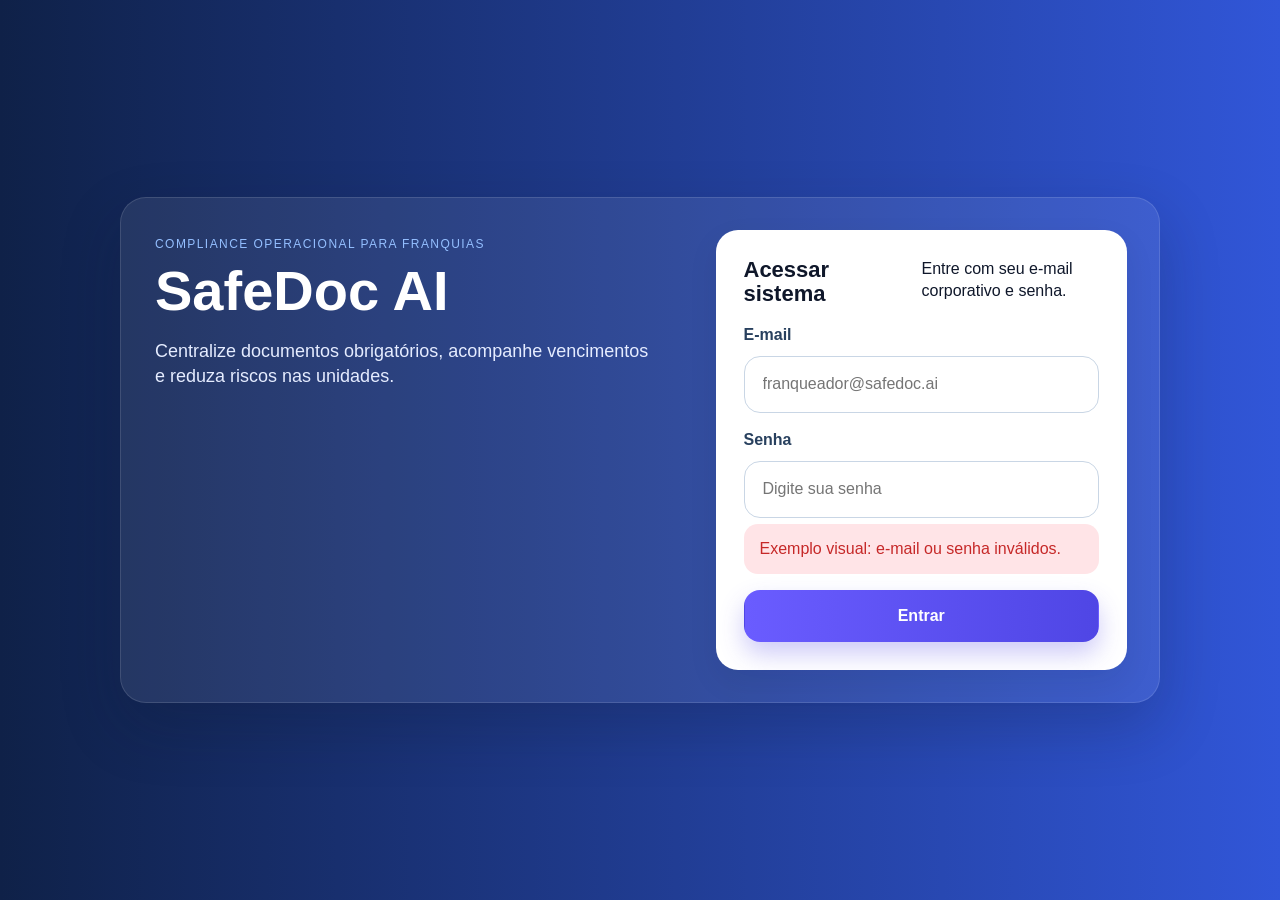
<file: index.html>
<!DOCTYPE html>
<html lang="pt-BR">
<head>
  <meta charset="UTF-8" />
  <meta name="viewport" content="width=device-width, initial-scale=1.0" />
  <title>SafeDoc AI</title>
  <meta http-equiv="refresh" content="0; url=pages/login.html" />
</head>
<body>
  <p>Redirecionando para o login...</p>

  <script src="js/api.js"></script>
  <script src="js/main.js"></script>
</body>
</html>
</file>
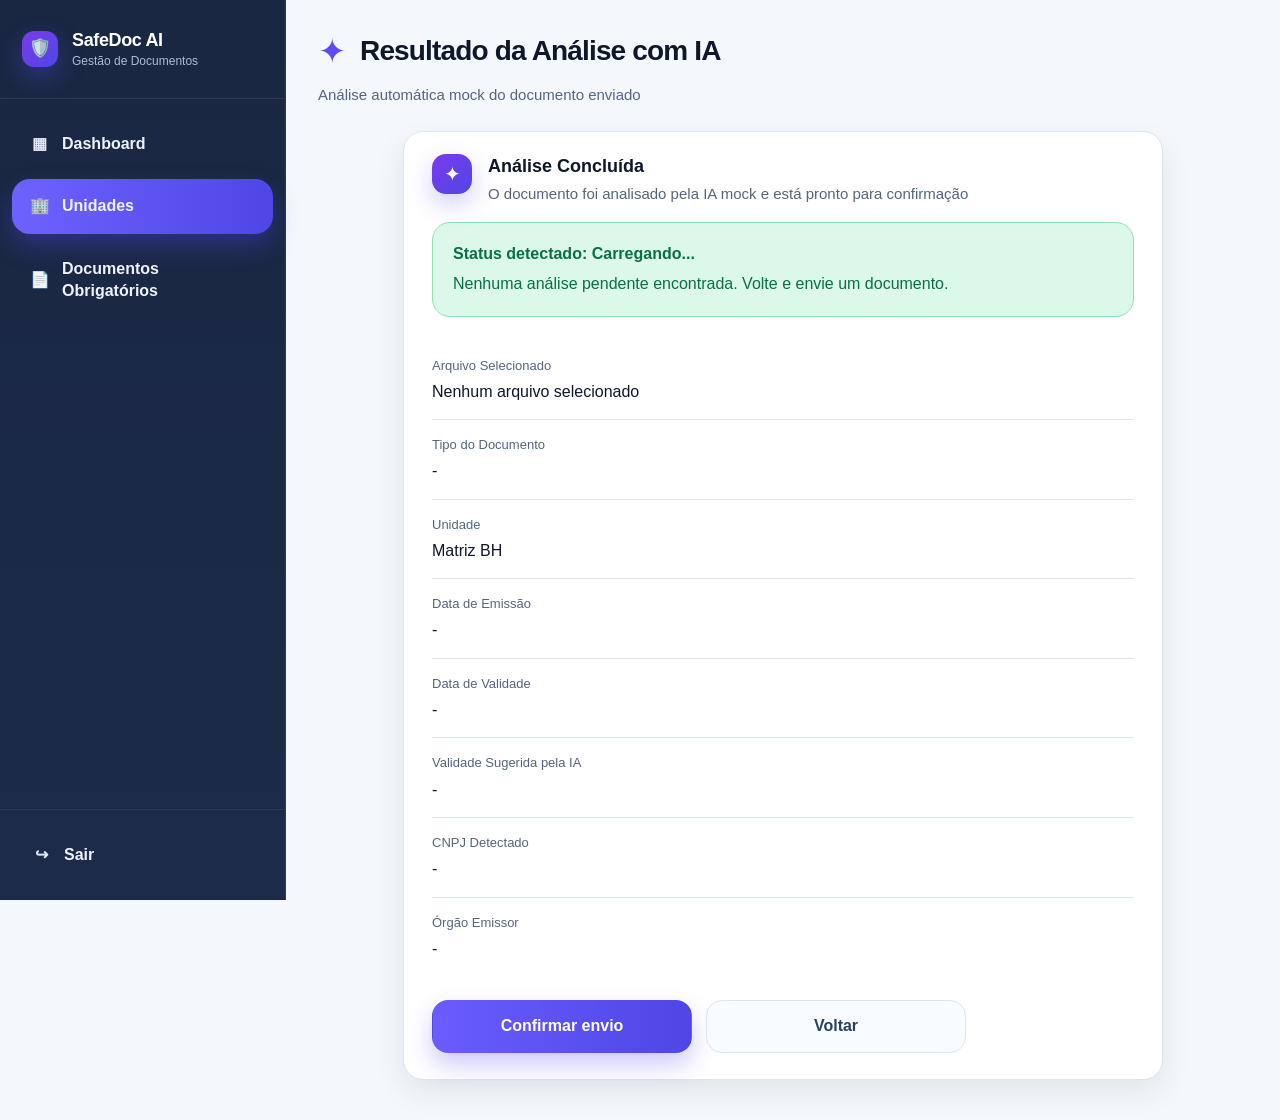
<file: pages/analise-ia.html>
<!DOCTYPE html>
<html lang="pt-BR">
<head>
  <meta charset="UTF-8" />
  <meta name="viewport" content="width=device-width, initial-scale=1.0" />
  <title>Resultado da Análise com IA | SafeDoc AI</title>

  <link rel="stylesheet" href="../css/reset.css" />
  <link rel="stylesheet" href="../css/global.css" />
  <link rel="stylesheet" href="../css/components.css" />
  <link rel="stylesheet" href="../css/pages.css" />
</head>

<body data-page="unidades">
  <div class="app-shell">
    <aside class="sidebar">
      <div class="sidebar-brand">
        <div class="brand-icon">🛡️</div>
        <div>
          <div class="brand-title">SafeDoc AI</div>
          <div class="brand-subtitle">Gestão de Documentos</div>
        </div>
      </div>

      <nav class="sidebar-nav">
        <a class="nav-link" data-nav="dashboard" href="dashboard.html">
          <span class="icon">▦</span>
          <span>Dashboard</span>
        </a>

        <a class="nav-link" data-nav="unidades" href="unidades.html">
          <span class="icon">🏢</span>
          <span>Unidades</span>
        </a>

        <a class="nav-link" data-nav="documentos" href="documentos-obrigatorios.html">
          <span class="icon">📄</span>
          <span>Documentos Obrigatórios</span>
        </a>
      </nav>

      <div class="sidebar-footer">
        <a class="nav-link" href="login.html">
          <span class="icon">↪</span>
          <span>Sair</span>
        </a>
      </div>
    </aside>

    <main class="main">
      <header class="page-header">
        <div>
          <div class="page-title-row">
            <div class="page-icon">✦</div>
            <h1 class="page-title">Resultado da Análise com IA</h1>
          </div>

          <p class="page-subtitle">
            Análise automática mock do documento enviado
          </p>
        </div>
      </header>

      <section class="panel result-card">
        <div class="panel-body" style="padding-top:22px">
          <div class="result-header">
            <div class="result-icon">✦</div>
            <div>
              <div class="panel-title">Análise Concluída</div>
              <p class="page-subtitle" style="margin-top:4px">
                O documento foi analisado pela IA mock e está pronto para confirmação
              </p>
            </div>
          </div>

          <div class="alert-box">
            <strong>Status detectado: <span id="analysis-status">Carregando...</span></strong>
            <div class="spacer-8"></div>
            <div id="analysis-message">
              Aguardando resultado da análise mock.
            </div>
          </div>

          <div class="spacer-24"></div>

          <div class="info-list">
            <div class="info-row">
              <div class="info-label">Arquivo Selecionado</div>
              <div id="analysis-file-name">Nenhum arquivo selecionado</div>
            </div>

            <div class="info-row">
              <div class="info-label">Tipo do Documento</div>
              <div id="analysis-document-type">-</div>
            </div>

            <div class="info-row">
              <div class="info-label">Unidade</div>
              <div id="analysis-unit-name">Matriz BH</div>
            </div>

            <div class="info-row">
              <div class="info-label">Data de Emissão</div>
              <div id="analysis-issue-date">-</div>
            </div>

            <div class="info-row">
              <div class="info-label">Data de Validade</div>
              <div id="analysis-expiry-date">-</div>
            </div>

            <div class="info-row">
              <div class="info-label">Validade Sugerida pela IA</div>
              <div id="analysis-suggested-date">-</div>
            </div>

            <div class="info-row">
              <div class="info-label">CNPJ Detectado</div>
              <div id="analysis-cnpj">-</div>
            </div>

            <div class="info-row">
              <div class="info-label">Órgão Emissor</div>
              <div id="analysis-orgao">-</div>
            </div>
          </div>

          <div class="spacer-24"></div>

          <div class="actions">
            <button class="btn btn-primary btn-wide" type="button" id="confirmar-analise-btn">
              Confirmar envio
            </button>

            <button class="btn btn-secondary btn-wide" type="button" id="voltar-upload-btn">
              Voltar
            </button>
          </div>
        </div>
      </section>
    </main>
  </div>

  <script src="../js/api.js"></script>
  <script src="../js/main.js"></script>
</body>
</html>
</file>
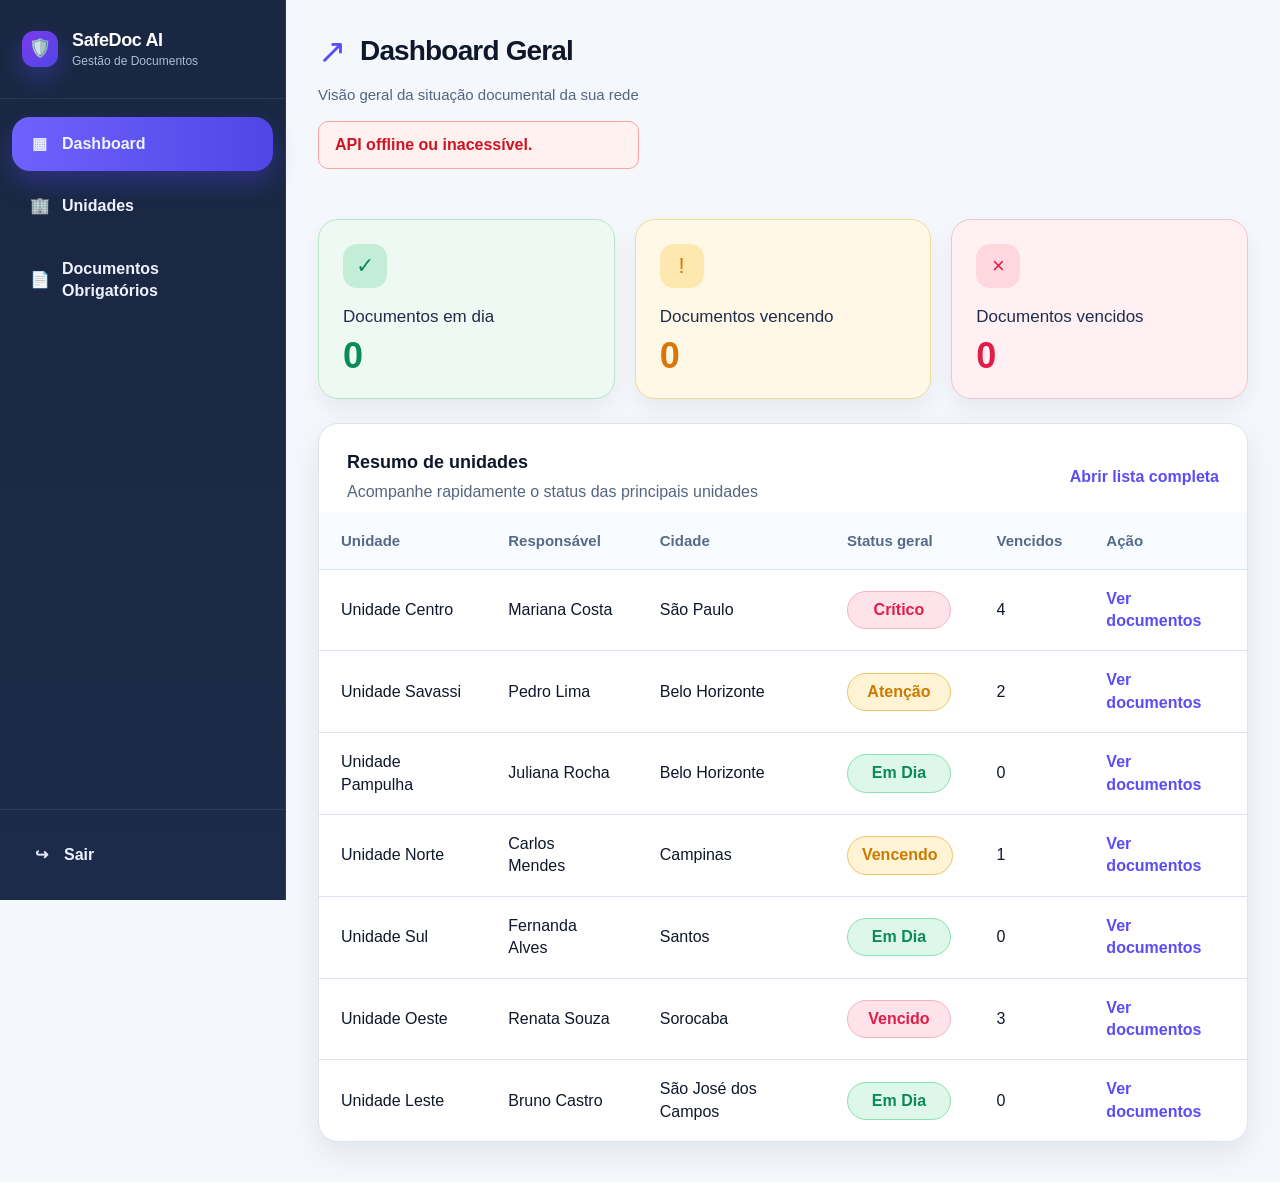
<file: pages/dashboard.html>
<!DOCTYPE html>
<html lang="pt-BR">
<head>
  <meta charset="UTF-8" />
  <meta name="viewport" content="width=device-width, initial-scale=1.0" />
  <title>Dashboard | SafeDoc AI</title>

  <link rel="stylesheet" href="../css/reset.css" />
  <link rel="stylesheet" href="../css/global.css" />
  <link rel="stylesheet" href="../css/components.css" />
  <link rel="stylesheet" href="../css/pages.css" />
</head>

<body data-page="dashboard">
  <div class="app-shell">
    <aside class="sidebar">
      <div class="sidebar-brand">
        <div class="brand-icon">🛡️</div>
        <div>
          <div class="brand-title">SafeDoc AI</div>
          <div class="brand-subtitle">Gestão de Documentos</div>
        </div>
      </div>

      <nav class="sidebar-nav">
        <a class="nav-link" data-nav="dashboard" href="dashboard.html">
          <span class="icon">▦</span>
          <span>Dashboard</span>
        </a>

        <a class="nav-link" data-nav="unidades" href="unidades.html">
          <span class="icon">🏢</span>
          <span>Unidades</span>
        </a>

        <a class="nav-link" data-nav="documentos" href="documentos-obrigatorios.html">
          <span class="icon">📄</span>
          <span>Documentos Obrigatórios</span>
        </a>
      </nav>

      <div class="sidebar-footer">
        <a class="nav-link" href="login.html">
          <span class="icon">↪</span>
          <span>Sair</span>
        </a>
      </div>
    </aside>

    <main class="main">
      <header class="page-header">
        <div>
          <div class="page-title-row">
            <div class="page-icon">↗</div>
            <h1 class="page-title">Dashboard Geral</h1>
          </div>

          <p class="page-subtitle">
            Visão geral da situação documental da sua rede
          </p>

          <div id="api-status" class="api-status">
            Testando conexão com a API...
          </div>
        </div>
      </header>

      <section class="content-stack">
        <section class="grid-3 dashboard-clean-grid">
          <article class="stat-card stat-success dashboard-clean-card">
            <div class="stat-icon">✓</div>
            <div class="dashboard-clean-content">
              <div class="label">Documentos em dia</div>
              <div class="value" id="docs-em-dia">0</div>
            </div>
          </article>

          <article class="stat-card stat-warning dashboard-clean-card">
            <div class="stat-icon">!</div>
            <div class="dashboard-clean-content">
              <div class="label">Documentos vencendo</div>
              <div class="value" id="docs-vencendo">0</div>
            </div>
          </article>

          <article class="stat-card stat-danger dashboard-clean-card">
            <div class="stat-icon">×</div>
            <div class="dashboard-clean-content">
              <div class="label">Documentos vencidos</div>
              <div class="value" id="docs-vencidos">0</div>
            </div>
          </article>
        </section>

        <section class="panel dashboard-summary-panel">
          <div class="panel-header dashboard-summary-header">
            <div>
              <h2 class="panel-title">Resumo de unidades</h2>
              <p class="panel-subtitle">
                Acompanhe rapidamente o status das principais unidades
              </p>
            </div>

            <a class="link-action" href="unidades.html">
              Abrir lista completa
            </a>
          </div>

          <div class="table-wrap">
            <table class="data-table">
              <thead>
                <tr>
                  <th>Unidade</th>
                  <th>Responsável</th>
                  <th>Cidade</th>
                  <th>Status geral</th>
                  <th>Vencidos</th>
                  <th>Ação</th>
                </tr>
              </thead>

              <tbody id="units-table-body">
                <tr>
                  <td>Carregando...</td>
                  <td>-</td>
                  <td>-</td>
                  <td><span class="badge badge-neutral">-</span></td>
                  <td>-</td>
                  <td>-</td>
                </tr>
              </tbody>
            </table>
          </div>
        </section>
      </section>
    </main>
  </div>

  <script src="../js/api.js"></script>
  <script src="../js/main.js"></script>
</body>
</html>
</file>
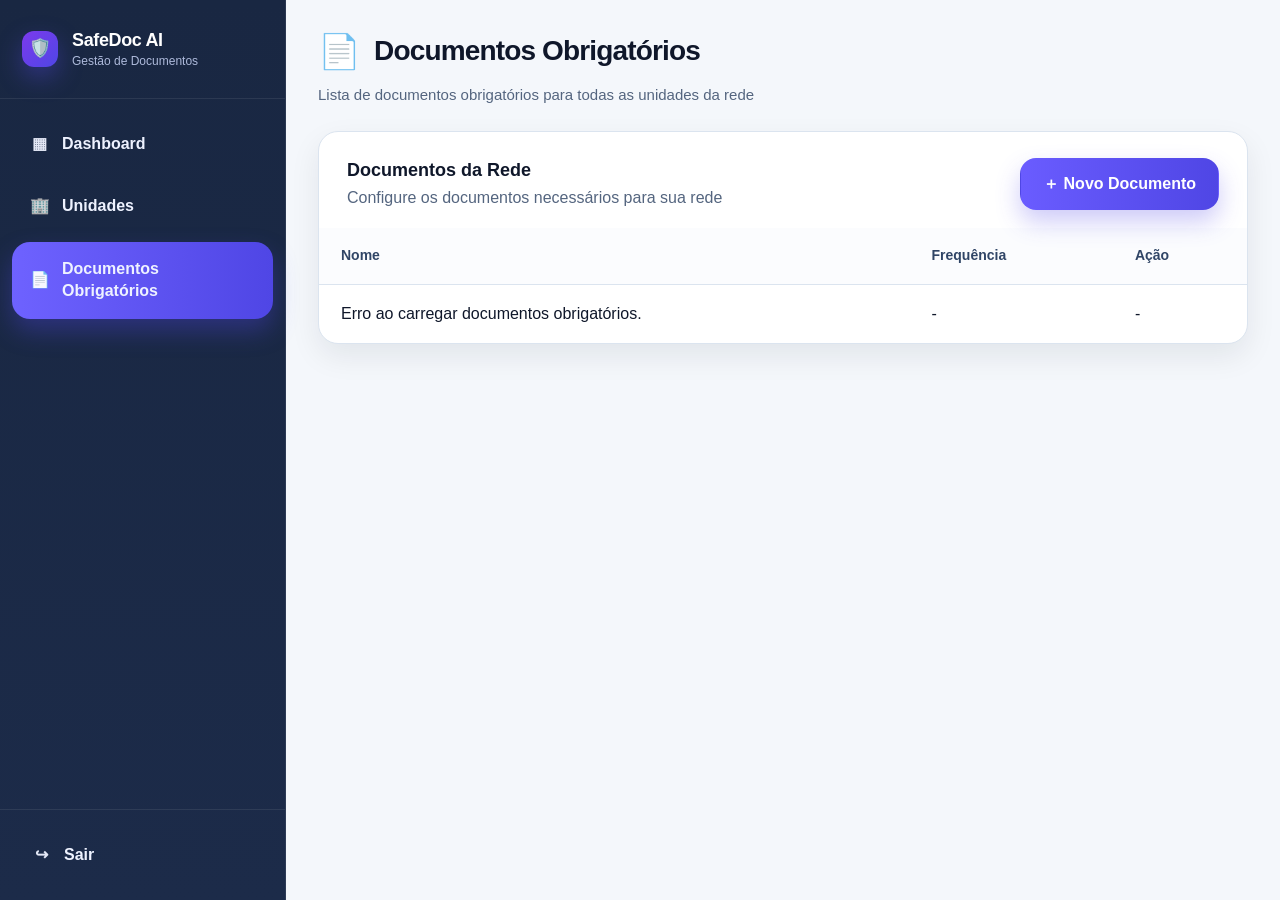
<file: pages/documentos-obrigatorios.html>
<!DOCTYPE html>
<html lang="pt-BR">
<head>
  <meta charset="UTF-8" />
  <meta name="viewport" content="width=device-width, initial-scale=1.0" />
  <title>Documentos Obrigatórios | SafeDoc AI</title>
  <link rel="stylesheet" href="../css/reset.css" />
  <link rel="stylesheet" href="../css/global.css" />
  <link rel="stylesheet" href="../css/components.css" />
  <link rel="stylesheet" href="../css/pages.css" />
</head>

<body data-page="documentos">
  <div class="app-shell">
    <aside class="sidebar">
      <div class="sidebar-brand">
        <div class="brand-icon">🛡️</div>
        <div>
          <div class="brand-title">SafeDoc AI</div>
          <div class="brand-subtitle">Gestão de Documentos</div>
        </div>
      </div>

      <nav class="sidebar-nav">
        <a class="nav-link" data-nav="dashboard" href="dashboard.html">
          <span class="icon">▦</span>
          <span>Dashboard</span>
        </a>

        <a class="nav-link" data-nav="unidades" href="unidades.html">
          <span class="icon">🏢</span>
          <span>Unidades</span>
        </a>

        <a class="nav-link" data-nav="documentos" href="documentos-obrigatorios.html">
          <span class="icon">📄</span>
          <span>Documentos Obrigatórios</span>
        </a>
      </nav>

      <div class="sidebar-footer">
        <a class="nav-link" href="login.html">
          <span class="icon">↪</span>
          <span>Sair</span>
        </a>
      </div>
    </aside>

    <main class="main">
      <header class="page-header">
        <div>
          <div class="page-title-row">
            <div class="page-icon">📄</div>
            <h1 class="page-title">Documentos Obrigatórios</h1>
          </div>

          <p class="page-subtitle">
            Lista de documentos obrigatórios para todas as unidades da rede
          </p>
        </div>
      </header>

      <section class="panel">
        <div class="panel-header">
          <div>
            <h2 class="panel-title">Documentos da Rede</h2>
            <p class="panel-subtitle">
              Configure os documentos necessários para sua rede
            </p>
          </div>

          <button class="btn btn-primary" type="button" id="novo-documento-btn">
            ＋ Novo Documento
          </button>
        </div>

        <div class="table-wrap">
          <table class="data-table">
            <thead>
              <tr>
                <th>Nome</th>
                <th>Frequência</th>
                <th>Ação</th>
              </tr>
            </thead>

            <tbody id="required-docs-body">
              <tr>
                <td>Carregando...</td>
                <td><span class="badge badge-neutral">-</span></td>
                <td>-</td>
              </tr>
            </tbody>
          </table>
        </div>
      </section>
    </main>
  </div>

  <div class="modal-backdrop hidden" id="required-doc-modal">
    <div class="modal-card">
      <div class="modal-header">
        <div>
          <h2 class="panel-title">Cadastrar novo documento</h2>
          <p class="panel-subtitle">
            Adicione um novo documento obrigatório para a rede
          </p>
        </div>

        <button class="modal-close" type="button" id="fechar-modal-btn">
          ×
        </button>
      </div>

      <form class="modal-form" id="required-doc-form">
        <div class="form-group">
          <label class="form-label" for="novo-doc-nome">
            Nome do documento
          </label>

          <input
            class="input"
            id="novo-doc-nome"
            type="text"
            placeholder="Ex: Licença Ambiental"
            required
          />
        </div>

        <div class="form-group">
          <label class="form-label" for="novo-doc-frequencia">
            Frequência
          </label>

          <select class="select" id="novo-doc-frequencia" required>
            <option value="">Selecione</option>
            <option value="Mensal">Mensal</option>
            <option value="Trimestral">Trimestral</option>
            <option value="Semestral">Semestral</option>
            <option value="Anual">Anual</option>
          </select>
        </div>

        <div class="actions">
          <button class="btn btn-secondary btn-wide" type="button" id="cancelar-modal-btn">
            Cancelar
          </button>

          <button class="btn btn-primary btn-wide" type="submit">
            Salvar documento
          </button>
        </div>
      </form>
    </div>
  </div>

  <script src="../js/api.js"></script>
  <script src="../js/main.js"></script>
</body>
</html>
</file>
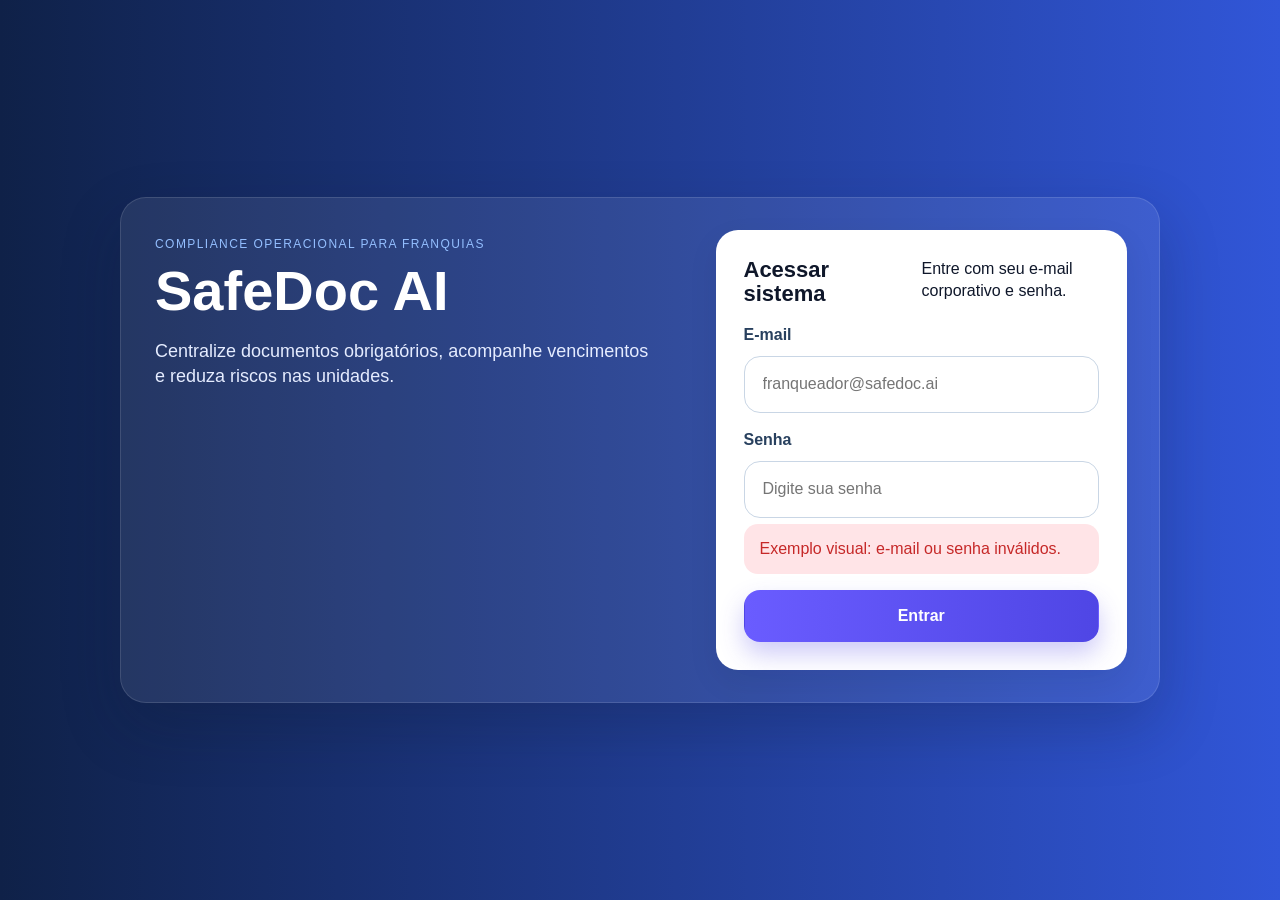
<file: pages/login.html>
<!DOCTYPE html>
<html lang="pt-BR">
<head>
  <meta charset="UTF-8" />
  <meta name="viewport" content="width=device-width, initial-scale=1.0" />
  <title>Login | SafeDoc AI</title>
  <link rel="stylesheet" href="../css/reset.css" />
  <link rel="stylesheet" href="../css/global.css" />
  <link rel="stylesheet" href="../css/components.css" />
  <link rel="stylesheet" href="../css/pages.css" />
</head>
<body class="auth-body">
  <main class="auth-shell">
    <section class="auth-left">
      <div class="auth-kicker">Compliance operacional para franquias</div>
      <h1 class="auth-title">SafeDoc AI</h1>
      <p class="auth-text">Centralize documentos obrigatórios, acompanhe vencimentos e reduza riscos nas unidades.</p>
    </section>

    <section class="auth-card">
      <div class="auth-grid">
        <h2>Acessar<br />sistema</h2>
        <p>Entre com seu e-mail corporativo e senha.</p>
      </div>

      <form action="dashboard.html">
        <div class="form-group">
          <label class="form-label" for="email">E-mail</label>
          <input class="input" id="email" type="email" placeholder="franqueador@safedoc.ai" />
        </div>

        <div class="spacer-16"></div>

        <div class="form-group">
          <label class="form-label" for="senha">Senha</label>
          <input class="input" id="senha" type="password" placeholder="Digite sua senha" />
        </div>

        <div class="auth-error">Exemplo visual: e-mail ou senha inválidos.</div>

        <button class="btn btn-primary" style="width:100%" type="submit">Entrar</button>
      </form>
    </section>
  </main>
</body>
</html>
</file>
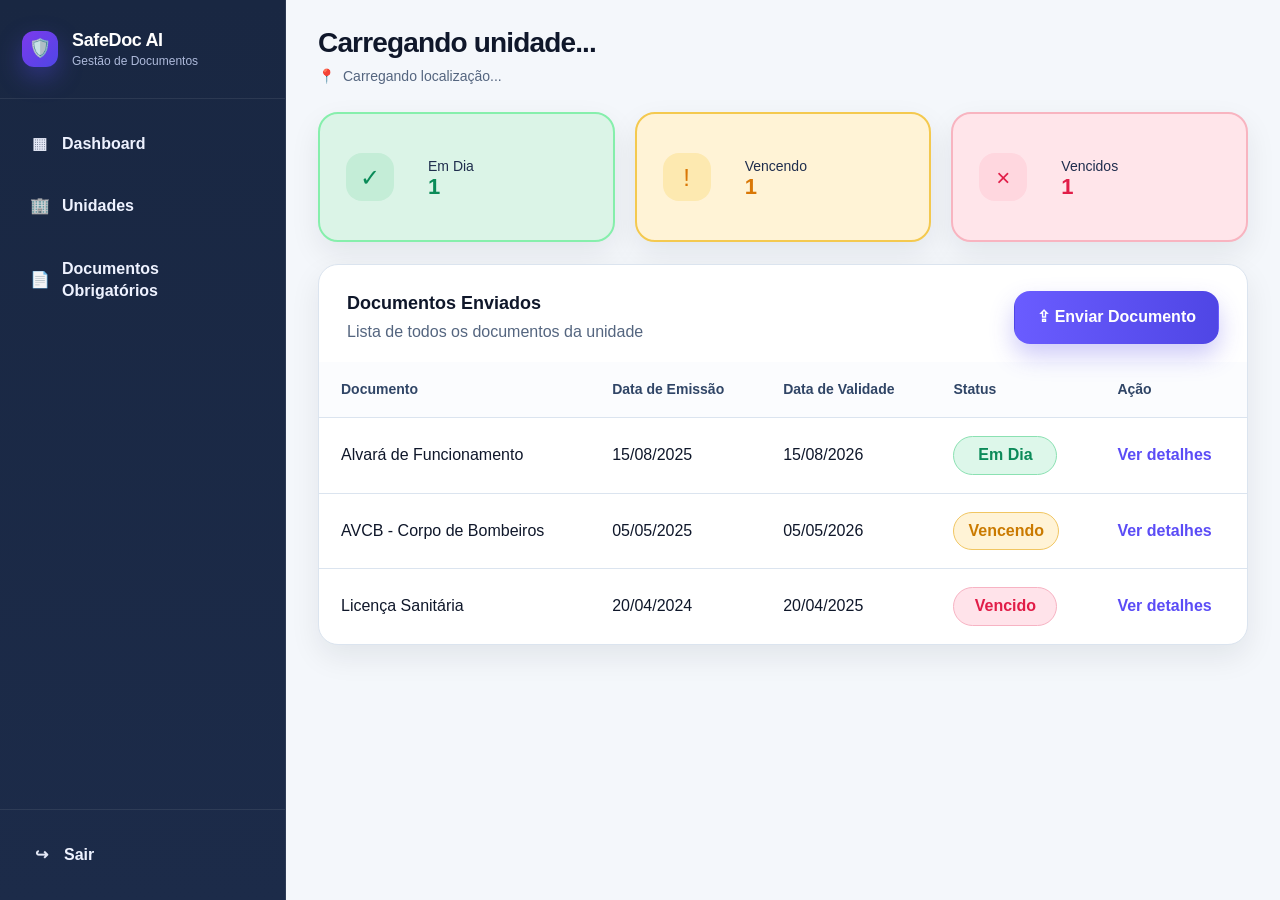
<file: pages/unidade-detalhe.html>
<!DOCTYPE html>
<html lang="pt-BR">
<head>
  <meta charset="UTF-8" />
  <meta name="viewport" content="width=device-width, initial-scale=1.0" />
  <title>Detalhes da Unidade | SafeDoc AI</title>
  <link rel="stylesheet" href="../css/reset.css" />
  <link rel="stylesheet" href="../css/global.css" />
  <link rel="stylesheet" href="../css/components.css" />
  <link rel="stylesheet" href="../css/pages.css" />
</head>

<body data-page="unidade-detalhe">
  <div class="app-shell">
    <aside class="sidebar">
      <div class="sidebar-brand">
        <div class="brand-icon">🛡️</div>
        <div>
          <div class="brand-title">SafeDoc AI</div>
          <div class="brand-subtitle">Gestão de Documentos</div>
        </div>
      </div>

      <nav class="sidebar-nav">
        <a class="nav-link" data-nav="dashboard" href="dashboard.html">
          <span class="icon">▦</span>
          <span>Dashboard</span>
        </a>

        <a class="nav-link" data-nav="unidades" href="unidades.html">
          <span class="icon">🏢</span>
          <span>Unidades</span>
        </a>

        <a class="nav-link" data-nav="documentos" href="documentos-obrigatorios.html">
          <span class="icon">📄</span>
          <span>Documentos Obrigatórios</span>
        </a>
      </nav>

      <div class="sidebar-footer">
        <a class="nav-link" href="login.html">
          <span class="icon">↪</span>
          <span>Sair</span>
        </a>
      </div>
    </aside>

    <main class="main">
      <header class="page-header">
        <div>
          <h1 class="page-title" id="nome-unidade-detalhe">Carregando unidade...</h1>
          <div class="location-row">
            <span>📍</span>
            <span id="cidade-unidade-detalhe">Carregando localização...</span>
          </div>
        </div>
      </header>

      <section class="content-stack">
        <div class="grid-3 unidade-top-cards" id="unit-summary-cards">
          <article class="stat-card stat-success">
            <div class="stat-icon">✓</div>
            <div>
              <div class="label">Em Dia</div>
              <div class="value">0</div>
            </div>
          </article>

          <article class="stat-card stat-warning">
            <div class="stat-icon">!</div>
            <div>
              <div class="label">Vencendo</div>
              <div class="value">0</div>
            </div>
          </article>

          <article class="stat-card stat-danger">
            <div class="stat-icon">×</div>
            <div>
              <div class="label">Vencidos</div>
              <div class="value">0</div>
            </div>
          </article>
        </div>

        <section class="panel">
          <div class="panel-header">
            <div>
              <h2 class="panel-title">Documentos Enviados</h2>
              <p class="panel-subtitle">Lista de todos os documentos da unidade</p>
            </div>

            <a class="btn btn-primary" href="upload-documento.html">
              ⇪ Enviar Documento
            </a>
          </div>

          <div class="table-wrap">
            <table class="data-table">
              <thead>
                <tr>
                  <th>Documento</th>
                  <th>Data de Emissão</th>
                  <th>Data de Validade</th>
                  <th>Status</th>
                  <th>Ação</th>
                </tr>
              </thead>

              <tbody id="unit-docs-body">
                <tr>
                  <td>Carregando...</td>
                  <td>-</td>
                  <td>-</td>
                  <td><span class="badge badge-neutral">-</span></td>
                  <td>-</td>
                </tr>
              </tbody>
            </table>
          </div>
        </section>
      </section>
    </main>
  </div>

  <script src="../js/api.js"></script>
  <script src="../js/main.js"></script>
</body>
</html>
</file>
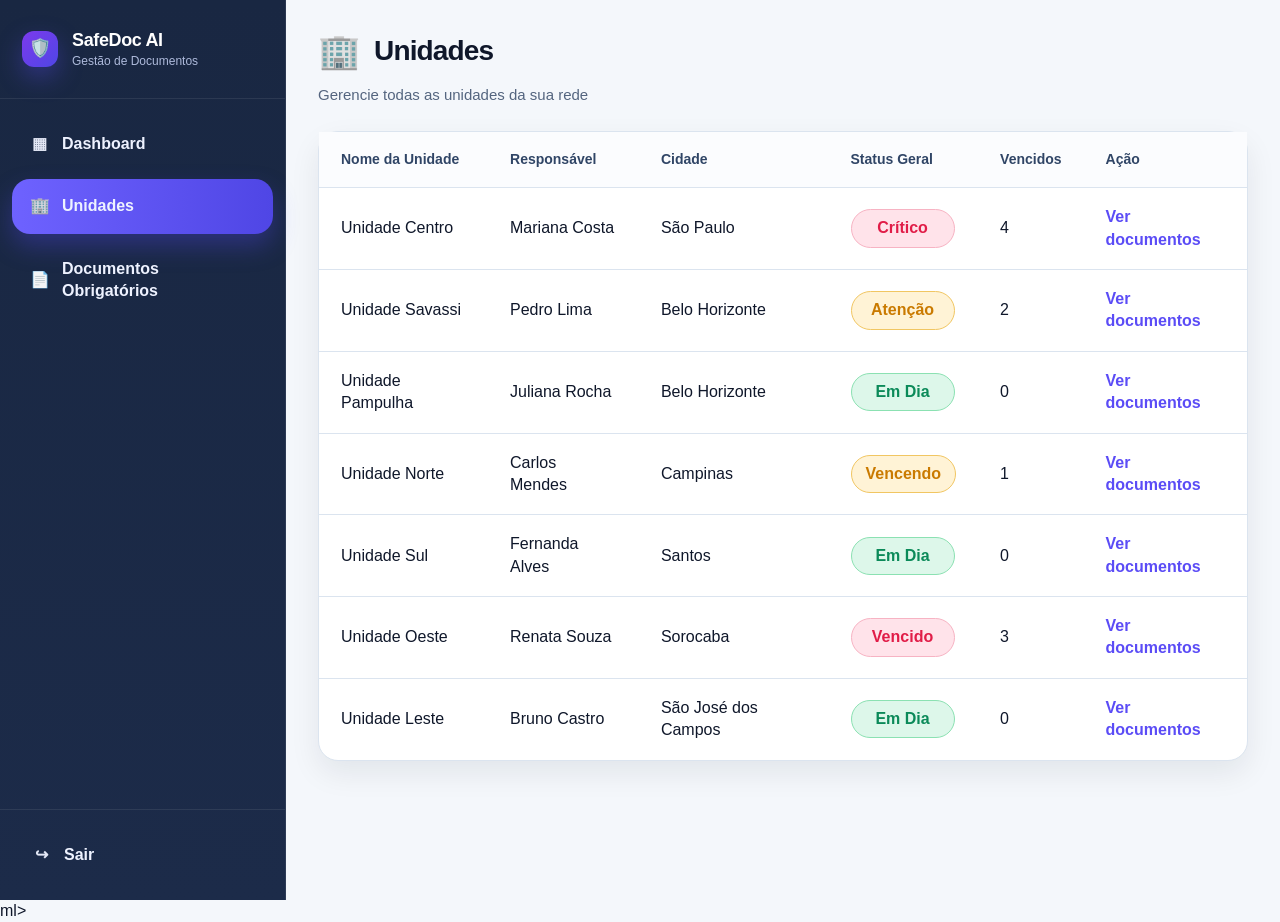
<file: pages/unidades.html>
<!DOCTYPE html>
<html lang="pt-BR">
<head>
  <meta charset="UTF-8" />
  <meta name="viewport" content="width=device-width, initial-scale=1.0" />
  <title>Unidades | SafeDoc AI</title>

  <link rel="stylesheet" href="../css/reset.css" />
  <link rel="stylesheet" href="../css/global.css" />
  <link rel="stylesheet" href="../css/components.css" />
  <link rel="stylesheet" href="../css/pages.css" />
</head>

<body data-page="unidades">
  <div class="app-shell">
    <aside class="sidebar">
      <div class="sidebar-brand">
        <div class="brand-icon">🛡️</div>
        <div>
          <div class="brand-title">SafeDoc AI</div>
          <div class="brand-subtitle">Gestão de Documentos</div>
        </div>
      </div>

      <nav class="sidebar-nav">
        <a class="nav-link" data-nav="dashboard" href="dashboard.html">
          <span class="icon">▦</span>
          <span>Dashboard</span>
        </a>

        <a class="nav-link" data-nav="unidades" href="unidades.html">
          <span class="icon">🏢</span>
          <span>Unidades</span>
        </a>

        <a class="nav-link" data-nav="documentos" href="documentos-obrigatorios.html">
          <span class="icon">📄</span>
          <span>Documentos Obrigatórios</span>
        </a>
      </nav>

      <div class="sidebar-footer">
        <a class="nav-link" href="login.html">
          <span class="icon">↪</span>
          <span>Sair</span>
        </a>
      </div>
    </aside>

    <main class="main">
      <header class="page-header">
        <div>
          <div class="page-title-row">
            <div class="page-icon">🏢</div>
            <h1 class="page-title">Unidades</h1>
          </div>

          <p class="page-subtitle">
            Gerencie todas as unidades da sua rede
          </p>
        </div>
      </header>

      <section class="panel">
        <div class="table-wrap">
          <table class="data-table">
            <thead>
              <tr>
                <th>Nome da Unidade</th>
                <th>Responsável</th>
                <th>Cidade</th>
                <th>Status Geral</th>
                <th>Vencidos</th>
                <th>Ação</th>
              </tr>
            </thead>

            <tbody id="units-table-body">
              <tr>
                <td>Carregando...</td>
                <td>-</td>
                <td>-</td>
                <td><span class="badge badge-neutral">-</span></td>
                <td>-</td>
                <td>-</td>
              </tr>
            </tbody>
          </table>
        </div>
      </section>
    </main>
  </div>

  <script src="../js/api.js"></script>
  <script src="../js/main.js"></script>
</body>
</html>ml>
</file>
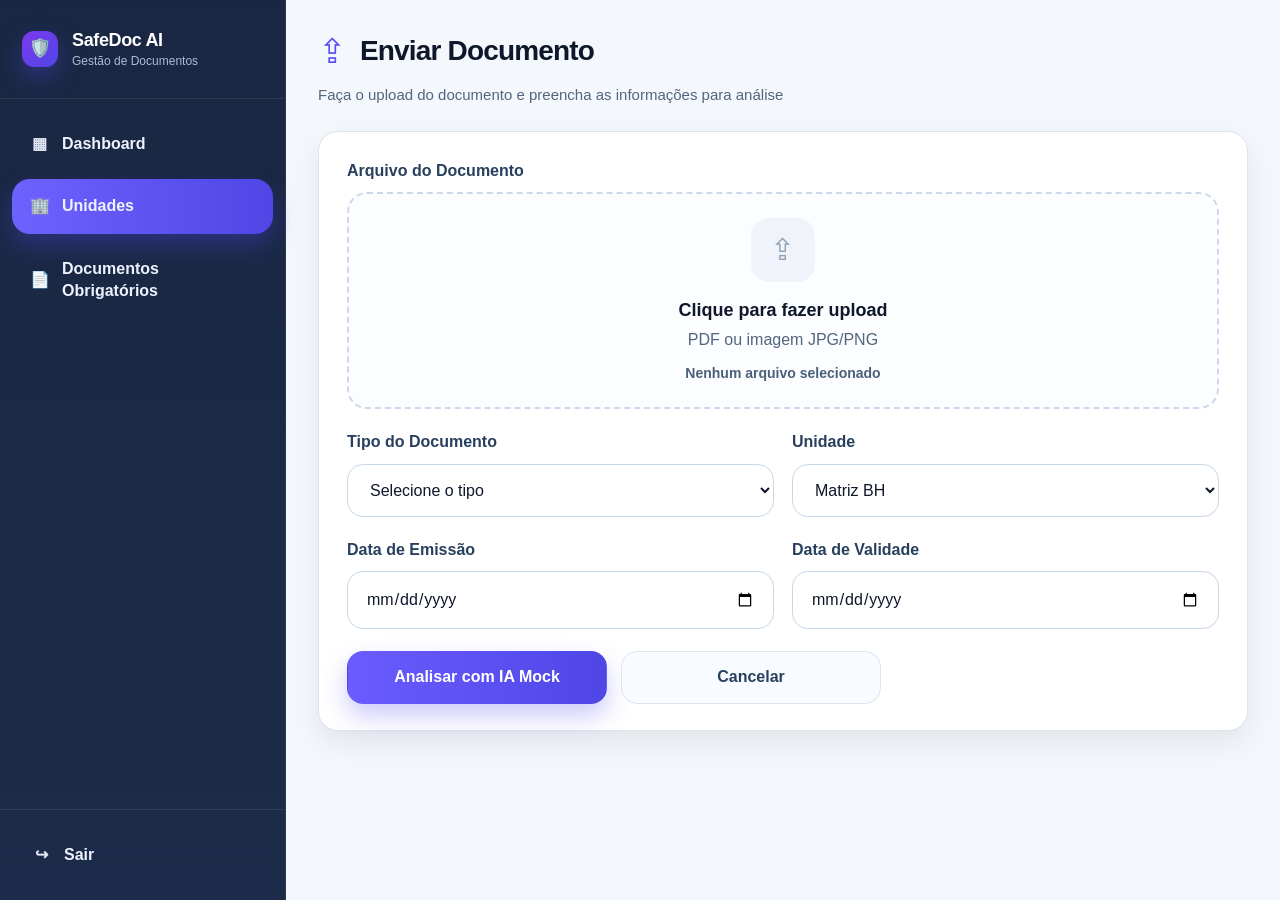
<file: pages/upload-documento.html>
<!DOCTYPE html>
<html lang="pt-BR">
<head>
  <meta charset="UTF-8" />
  <meta name="viewport" content="width=device-width, initial-scale=1.0" />
  <title>Enviar Documento | SafeDoc AI</title>

  <link rel="stylesheet" href="../css/reset.css" />
  <link rel="stylesheet" href="../css/global.css" />
  <link rel="stylesheet" href="../css/components.css" />
  <link rel="stylesheet" href="../css/pages.css" />
</head>

<body data-page="unidades">
  <div class="app-shell">
    <aside class="sidebar">
      <div class="sidebar-brand">
        <div class="brand-icon">🛡️</div>
        <div>
          <div class="brand-title">SafeDoc AI</div>
          <div class="brand-subtitle">Gestão de Documentos</div>
        </div>
      </div>

      <nav class="sidebar-nav">
        <a class="nav-link" data-nav="dashboard" href="dashboard.html">
          <span class="icon">▦</span>
          <span>Dashboard</span>
        </a>

        <a class="nav-link" data-nav="unidades" href="unidades.html">
          <span class="icon">🏢</span>
          <span>Unidades</span>
        </a>

        <a class="nav-link" data-nav="documentos" href="documentos-obrigatorios.html">
          <span class="icon">📄</span>
          <span>Documentos Obrigatórios</span>
        </a>
      </nav>

      <div class="sidebar-footer">
        <a class="nav-link" href="login.html">
          <span class="icon">↪</span>
          <span>Sair</span>
        </a>
      </div>
    </aside>

    <main class="main">
      <header class="page-header">
        <div>
          <div class="page-title-row">
            <div class="page-icon">⇪</div>
            <h1 class="page-title">Enviar Documento</h1>
          </div>

          <p class="page-subtitle">
            Faça o upload do documento e preencha as informações para análise
          </p>
        </div>
      </header>

      <section class="panel">
        <div class="panel-body" style="padding-top:28px">
          <form class="form-grid" id="upload-form">
            <div class="form-group">
              <label class="form-label">Arquivo do Documento</label>

              <input
                class="hidden-file-input"
                id="arquivo-documento"
                name="arquivo"
                type="file"
                accept=".pdf,.jpg,.jpeg,.png"
                required
              />

              <label class="upload-box upload-box-clickable" for="arquivo-documento">
                <div>
                  <div class="upload-icon">⇪</div>
                  <div class="upload-title">Clique para fazer upload</div>
                  <div class="upload-subtitle">PDF ou imagem JPG/PNG</div>
                  <div class="upload-file-name" id="upload-file-name">
                    Nenhum arquivo selecionado
                  </div>
                </div>
              </label>
            </div>

            <div class="two-col">
              <div class="form-group">
                <label class="form-label" for="tipo-documento">Tipo do Documento</label>

                <select class="select" id="tipo-documento" required>
                  <option value="">Selecione o tipo</option>
                  <option value="Alvará de Funcionamento">Alvará de Funcionamento</option>
                  <option value="Alvará Sanitário">Alvará Sanitário</option>
                  <option value="AVCB - Corpo de Bombeiros">AVCB - Corpo de Bombeiros</option>
                  <option value="Licença Sanitária">Licença Sanitária</option>
                  <option value="Contrato Social">Contrato Social</option>
                  <option value="Certidão Negativa de Débitos">Certidão Negativa de Débitos</option>
                </select>
              </div>

              <div class="form-group">
                <label class="form-label" for="unidade-id">Unidade</label>

                <select class="select" id="unidade-id" required>
                  <option value="1">Matriz BH</option>
                </select>
              </div>
            </div>

            <div class="two-col">
              <div class="form-group">
                <label class="form-label" for="data-emissao">Data de Emissão</label>

                <input
                  class="input"
                  id="data-emissao"
                  type="date"
                  required
                />
              </div>

              <div class="form-group">
                <label class="form-label" for="data-validade">Data de Validade</label>

                <input
                  class="input"
                  id="data-validade"
                  type="date"
                  required
                />
              </div>
            </div>

            <div class="actions">
              <button class="btn btn-primary btn-wide" type="submit">
                Analisar com IA Mock
              </button>

              <a class="btn btn-secondary btn-wide" href="unidade-detalhe.html?id=1">
                Cancelar
              </a>
            </div>
          </form>
        </div>
      </section>
    </main>
  </div>

  <script src="../js/api.js"></script>
  <script src="../js/main.js"></script>
</body>
</html>
</file>
<file: css/global.css>
:root{
  --bg:#f4f7fb;
  --surface:#ffffff;
  --surface-soft:#f8fafc;
  --sidebar:#17243d;
  --sidebar-soft:#1d2c4b;
  --primary:#5b4cf6;
  --primary-strong:#4838f5;
  --primary-soft:#ede9fe;
  --text:#0f172a;
  --muted:#54657f;
  --border:#dbe4ef;
  --shadow:0 12px 30px rgba(15,23,42,.08);
  --success:#12b76a;
  --success-bg:#ddf7ea;
  --warning:#f59e0b;
  --warning-bg:#fff3d6;
  --danger:#f43f5e;
  --danger-bg:#ffe3ea;
}
body{background:var(--bg);color:var(--text)}
.app-shell{display:flex;min-height:100vh}
.sidebar{width:286px;background:linear-gradient(180deg,#192742 0%,#1c2b49 100%);color:#fff;display:flex;flex-direction:column;position:fixed;inset:0 auto 0 0;border-right:1px solid rgba(255,255,255,.08)}
.sidebar-brand{display:flex;align-items:center;gap:14px;padding:28px 22px;border-bottom:1px solid rgba(255,255,255,.08)}
.brand-icon{width:36px;height:36px;border-radius:12px;background:linear-gradient(135deg,#7c3aed,#4f46e5);display:grid;place-items:center;font-size:18px;box-shadow:0 10px 24px rgba(91,76,246,.35)}
.brand-title{font-size:18px;font-weight:800;letter-spacing:-.02em}
.brand-subtitle{font-size:12px;color:#aebadb}
.sidebar-nav{padding:18px 12px;display:flex;flex-direction:column;gap:8px}
.nav-link{display:flex;align-items:center;gap:14px;padding:16px 18px;border-radius:18px;color:#eef2ff;font-weight:700;transition:.2s}
.nav-link:hover{background:rgba(255,255,255,.06)}
.nav-link.active{background:linear-gradient(90deg,#6e62ff,#4f46e5);box-shadow:0 12px 24px rgba(79,70,229,.35)}
.nav-link .icon{width:18px;text-align:center;opacity:.95}
.sidebar-footer{margin-top:auto;padding:18px 14px;border-top:1px solid rgba(255,255,255,.08)}
.main{margin-left:286px;flex:1;padding:28px 32px 40px}
.page-header{display:flex;align-items:flex-start;justify-content:space-between;gap:18px;margin-bottom:26px}
.page-title-row{display:flex;align-items:center;gap:14px}
.page-icon{font-size:34px;color:var(--primary)}
.page-title{font-size:28px;line-height:1.1;font-weight:800;letter-spacing:-.03em}
.page-subtitle{margin-top:8px;color:var(--muted);font-size:15px}
.content-stack{display:flex;flex-direction:column;gap:22px}
.panel{background:var(--surface);border:1px solid var(--border);border-radius:20px;box-shadow:var(--shadow)}
.panel-header{display:flex;align-items:flex-start;justify-content:space-between;gap:20px;padding:26px 28px 18px}
.panel-title{font-size:18px;font-weight:800}
.panel-subtitle{margin-top:4px;color:var(--muted)}
.panel-body{padding:0 28px 26px}
.grid-3{display:grid;grid-template-columns:repeat(3,minmax(0,1fr));gap:20px}
.stat-card{padding:26px;border-radius:20px;border:2px solid transparent;min-height:168px;display:flex;flex-direction:column;gap:14px;box-shadow:var(--shadow)}
.stat-card .stat-icon{width:48px;height:48px;border-radius:16px;display:grid;place-items:center;font-size:24px}
.stat-card .label{font-size:18px;color:#1f2d4d;max-width:180px}
.stat-card .value{font-size:42px;line-height:1;font-weight:800}
.stat-success{background:#dbf4e7;border-color:#86efac}.stat-success .stat-icon{background:#c4edd7;color:#0a8b58}.stat-success .value{color:#0a8b58}
.stat-warning{background:#fff3d6;border-color:#f4c94f}.stat-warning .stat-icon{background:#fde9b0;color:#d97706}.stat-warning .value{color:#d97706}
.stat-danger{background:#ffe5ea;border-color:#f8b4c0}.stat-danger .stat-icon{background:#ffd7df;color:#e11d48}.stat-danger .value{color:#e11d48}
.table-wrap{overflow:auto}
.data-table th,.data-table td{padding:18px 22px;border-top:1px solid var(--border);text-align:left;vertical-align:middle}
.data-table thead th{font-size:14px;color:#304566;background:#fbfcfe;border-top:none}
.data-table tbody tr:hover{background:#fafbff}
.badge{display:inline-flex;align-items:center;justify-content:center;padding:7px 14px;border-radius:999px;font-weight:700;border:1px solid transparent;min-width:104px}
.badge-success{background:var(--success-bg);color:#0b8a59;border-color:#8be1b2}
.badge-warning{background:var(--warning-bg);color:#ca7a00;border-color:#f1c662}
.badge-danger{background:var(--danger-bg);color:#e11d48;border-color:#f7b3c3}
.btn{display:inline-flex;align-items:center;justify-content:center;gap:10px;border-radius:16px;padding:14px 22px;font-weight:800;border:1px solid var(--border);cursor:pointer;transition:.2s;background:#fff;color:#29405f}
.btn:hover{transform:translateY(-1px)}
.btn-primary{background:linear-gradient(90deg,#6a5cff,#4f46e5);color:#fff;border-color:transparent;box-shadow:0 12px 24px rgba(79,70,229,.28)}
.btn-secondary{background:#f8fbff}
.btn-wide{min-width:260px}
.actions{display:flex;gap:14px;flex-wrap:wrap}
.link-action{color:var(--primary);font-weight:700}
.location-row{display:flex;align-items:center;gap:8px;color:var(--muted);margin-top:8px;font-size:14px}
.form-grid{display:grid;gap:22px}
.form-group{display:flex;flex-direction:column;gap:10px}
.form-label{font-weight:700;color:#28405e}
.input,.select,.textarea{width:100%;padding:16px 18px;border:1px solid #c9d6e5;border-radius:16px;background:#fff;color:#0f172a;outline:none}
.input:focus,.select:focus,.textarea:focus{border-color:#8ea5ff;box-shadow:0 0 0 4px rgba(91,76,246,.12)}
.upload-box{border:2px dashed #cdd9ea;border-radius:20px;background:#fbfdff;min-height:210px;display:flex;align-items:center;justify-content:center;text-align:center;padding:24px}
.upload-icon{width:64px;height:64px;border-radius:18px;background:#f0f4fa;display:grid;place-items:center;font-size:30px;color:#94a3b8;margin:0 auto 16px}
.upload-title{font-size:18px;font-weight:800}
.upload-subtitle{margin-top:6px;color:var(--muted)}
.info-list{display:grid;grid-template-columns:1fr;gap:0}
.info-row{padding:16px 0;border-top:1px solid var(--border)}
.info-row:first-child{border-top:none}
.info-label{font-size:13px;color:var(--muted);margin-bottom:6px}
.alert-box{border-radius:18px;padding:20px;border:1px solid #90e0b2;background:#dcf8e9;color:#086f49}
.auth-body{min-height:100vh;background:linear-gradient(90deg,#0f2148,#3156d8);display:flex;align-items:center;justify-content:center;padding:32px}
.auth-shell{width:min(1040px,100%);display:grid;grid-template-columns:1.1fr .85fr;gap:30px;background:rgba(255,255,255,.08);border:1px solid rgba(255,255,255,.12);border-radius:26px;padding:32px;box-shadow:0 24px 60px rgba(15,23,42,.22)}
.auth-left{color:#fff;padding:6px 2px}
.auth-kicker{font-size:12px;letter-spacing:.12em;text-transform:uppercase;color:#94bfff}
.auth-title{font-size:56px;line-height:1.05;font-weight:900;margin:10px 0 18px}
.auth-text{font-size:18px;max-width:500px;color:#e5ecff}
.auth-card{background:#fff;border-radius:22px;padding:28px;box-shadow:var(--shadow)}
.auth-grid{display:grid;grid-template-columns:160px 1fr;gap:18px;align-items:start;margin-bottom:18px}
.auth-grid h2{font-size:22px;line-height:1.1}
.auth-error{background:#ffe4e7;color:#c62828;border-radius:14px;padding:14px 16px;margin:6px 0 16px}
.two-col{display:grid;grid-template-columns:1fr 1fr;gap:18px}
@media (max-width: 1024px){
 .sidebar{position:sticky;width:240px}
 .main{margin-left:240px;padding:24px}
 .grid-3{grid-template-columns:1fr}
 .auth-shell{grid-template-columns:1fr}
 .auth-title{font-size:42px}
}
@media (max-width: 760px){
 .sidebar{display:none}
 .main{margin-left:0;padding:20px}
 .page-header,.panel-header{flex-direction:column;align-items:flex-start}
 .two-col{grid-template-columns:1fr}
 .auth-body{padding:18px}
 .auth-grid{grid-template-columns:1fr}
}
.badge-neutral{background:#eef2ff;color:#4f46e5;border-color:#c7d2fe}
.modal-backdrop{position:fixed;inset:0;background:rgba(15,23,42,.52);display:grid;place-items:center;padding:20px;z-index:50}
.modal-card{width:min(520px,100%);background:var(--surface);border:1px solid var(--border);border-radius:22px;box-shadow:0 24px 60px rgba(15,23,42,.22);padding:24px}
.modal-header{display:flex;align-items:flex-start;justify-content:space-between;gap:16px;margin-bottom:18px}
.modal-close{width:40px;height:40px;border-radius:12px;border:1px solid var(--border);background:#fff;font-size:24px;line-height:1;cursor:pointer}
.modal-form{display:grid;gap:18px}
</file>
<file: css/components.css>
.muted{color:var(--muted)}
.spacer-8{height:8px}
.spacer-16{height:16px}
.spacer-24{height:24px}
.hidden{display:none}

.api-status {
  margin: 16px 0 24px;
  padding: 12px 16px;
  border-radius: 10px;
  font-weight: 600;
}

.api-status--ok {
  background: #e8f8ee;
  color: #18794e;
  border: 1px solid #b7ebc6;
}

.api-status--erro {
  background: #fff1f0;
  color: #cf1322;
  border: 1px solid #ffa39e;
}

.api-debug-box {
  margin-top: 12px;
  padding: 16px;
  border-radius: 10px;
  background: #f7f9fc;
  border: 1px solid #d9e2f1;
  white-space: pre-wrap;
  font-size: 13px;
}
</file>
<file: css/pages.css>
.unidade-top-cards .stat-card{min-height:130px;display:grid;grid-template-columns:64px 1fr;align-items:center;gap:18px}
.unidade-top-cards .stat-card .label{font-size:14px}
.unidade-top-cards .stat-card .value{font-size:22px}
.result-card{max-width:760px;margin:0 auto}
.result-header{display:flex;align-items:flex-start;gap:16px;margin-bottom:18px}
.result-header .result-icon{width:40px;height:40px;border-radius:14px;display:grid;place-items:center;background:linear-gradient(135deg,#7c3aed,#4f46e5);color:#fff;font-size:20px;box-shadow:0 10px 24px rgba(91,76,246,.28)}

.dashboard-summary-panel .panel-header{padding-bottom:8px}
.dashboard-summary-header{align-items:center}
.dashboard-summary-panel .data-table thead th{font-size:15px;color:#556a88;background:#f8fbff}
.dashboard-summary-panel .data-table tbody td{font-size:16px}
.soft-badge{min-width:auto;padding:7px 12px}
.hidden-file-input{position:absolute;opacity:0;pointer-events:none;width:1px;height:1px}
.upload-box-clickable{cursor:pointer}
.upload-box-clickable:hover{border-color:#9cb2d0;background:#f7fbff}
.upload-file-name{margin-top:12px;font-size:14px;color:#4b5f7b;font-weight:600}


.dashboard-clean-grid{margin-bottom:2px}
.dashboard-clean-card{min-height:148px;gap:18px;padding:24px;border-width:1px;box-shadow:0 10px 22px rgba(15,23,42,.06)}
.dashboard-clean-card .stat-icon{width:44px;height:44px;border-radius:14px;font-size:22px}
.dashboard-clean-card .label{font-size:17px;line-height:1.3;max-width:none}
.dashboard-clean-card .value{font-size:36px}
.dashboard-clean-content{display:flex;flex-direction:column;gap:10px}
.stat-success.dashboard-clean-card{background:#edf9f2;border-color:#b9e6cb}
.stat-warning.dashboard-clean-card{background:#fff8e7;border-color:#f1dc94}
.stat-danger.dashboard-clean-card{background:#fff0f3;border-color:#f2c4cf}
.dashboard-summary-panel .panel-subtitle{margin-top:6px}
</file>
